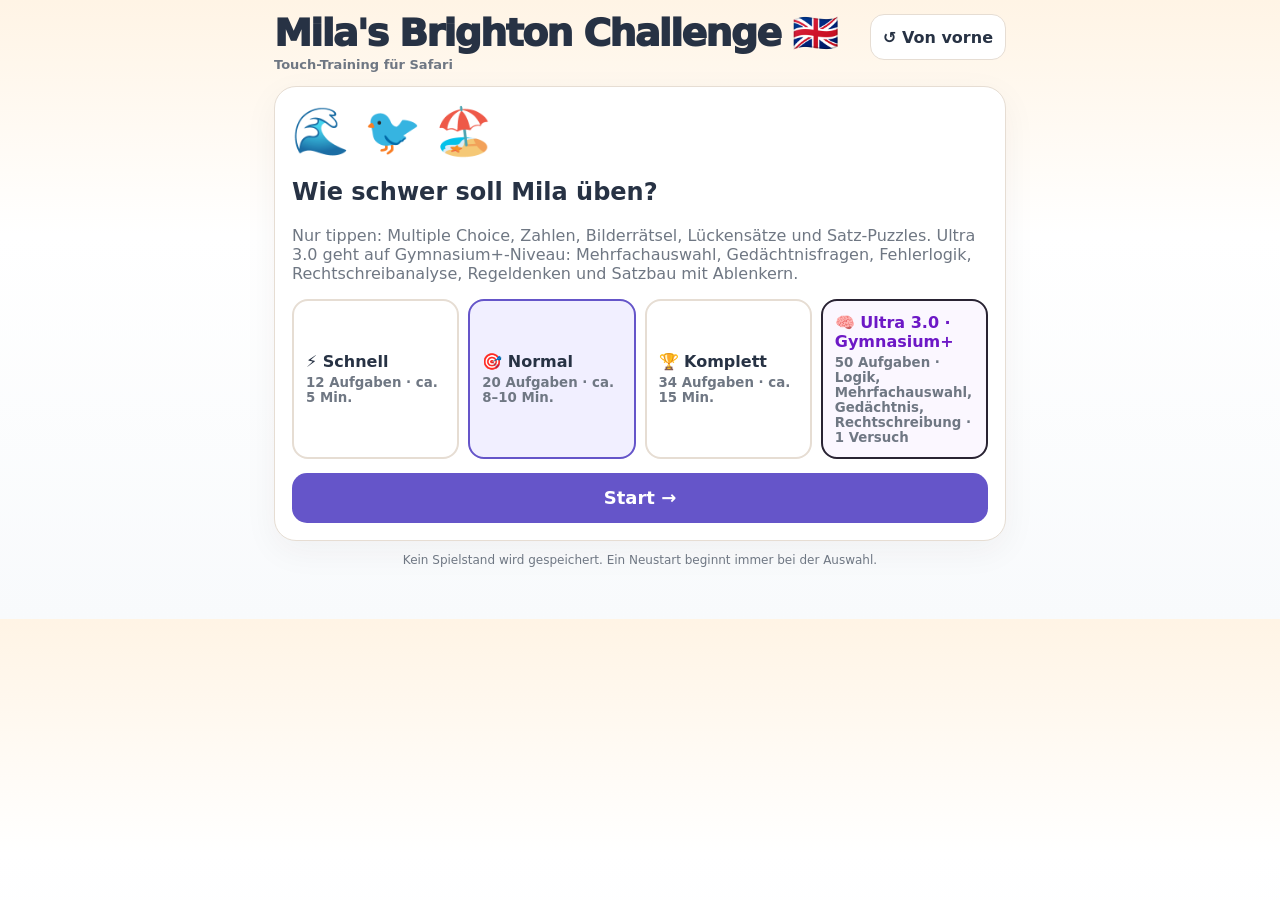
<file: mila-brighton/index.html>
<!doctype html>
<html lang="de">
<head>
<meta charset="utf-8">
<meta name="viewport" content="width=device-width,initial-scale=1,viewport-fit=cover,maximum-scale=1">
<meta name="apple-mobile-web-app-capable" content="yes">
<meta name="format-detection" content="telephone=no">
<title>Mila's Brighton Challenge</title>
<style>
:root{--a:#6555c9;--as:#f1efff;--i:#273244;--m:#6f7783;--l:#e6ddd3;--g:#177a55;--gb:#edf8f2;--r:#b94747;--rb:#fff0f0}*{box-sizing:border-box;-webkit-tap-highlight-color:transparent}body{margin:0;background:linear-gradient(#fff4e5,#fff 38%,#f8fafc);color:var(--i);font-family:-apple-system,BlinkMacSystemFont,"Segoe UI",system-ui,sans-serif}button{font:inherit;touch-action:manipulation;-webkit-appearance:none;appearance:none}.app{max-width:760px;margin:auto;padding:14px 14px 40px}.top{display:flex;justify-content:space-between;align-items:flex-start;gap:10px;margin-bottom:14px}.title{font-size:clamp(25px,7vw,38px);font-weight:950;letter-spacing:-.045em;line-height:1.02}.sub,.muted{color:var(--m)}.sub{font-size:13px;font-weight:700;margin-top:4px}.card{background:#fff;border:1px solid var(--l);border-radius:22px;padding:17px;box-shadow:0 10px 34px #4030200d}.hide{display:none!important}.reset,.soft{border:1px solid var(--l);background:#f5f1eb;color:var(--i);border-radius:14px;padding:10px 12px;min-height:46px;font-weight:850}.reset{background:#fff;white-space:nowrap}.modes{display:grid;grid-template-columns:repeat(4,1fr);gap:9px;margin-top:13px}.mode{min-height:76px;border:2px solid var(--l);border-radius:16px;background:#fff;color:var(--i);padding:12px;text-align:left;font-weight:900}.mode small{display:block;color:var(--m);font-weight:650;margin-top:4px}.mode.sel{border-color:var(--a);background:var(--as)}.mode.ultra{border-color:#292333;background:#fbf7ff}.mode.ultra.sel{border-color:#8b2cf5;background:#f3eaff}.mode.ultra b{color:#6d18c6}.primary,.choice,.word,.chip{min-height:50px;border-radius:15px;padding:11px 14px;font-weight:850}.primary{width:100%;border:0;background:var(--a);color:#fff;font-size:18px}.primary:disabled{opacity:.4}.choice{width:100%;border:2px solid var(--l);background:#fff;color:var(--i);text-align:left;font-size:17px}.choice.ok{border-color:var(--g);background:var(--gb)}.choice.selected{border-color:var(--a);background:var(--as);box-shadow:inset 0 0 0 1px var(--a)}.choice.no{border-color:var(--r);background:var(--rb)}.choice:disabled{opacity:1}.stats{display:flex;gap:7px;flex-wrap:wrap;margin-bottom:10px}.pill{border:1px solid var(--l);background:#fff;border-radius:999px;padding:7px 10px;font-weight:850}.prog{height:9px;background:#ece6df;border-radius:99px;overflow:hidden;margin-bottom:15px}.prog div{height:100%;background:var(--a);width:0}.kind{font-size:12px;color:var(--a);font-weight:950;text-transform:uppercase;letter-spacing:.08em}.q{font-size:clamp(24px,6vw,34px);font-weight:950;letter-spacing:-.035em;line-height:1.14;margin:7px 0}.answers{display:grid;gap:9px;margin-top:13px}.pic{font-size:84px;text-align:center;background:#f5f8fb;border:1px solid var(--l);border-radius:18px;padding:20px;margin:11px 0}.pic.memory{font-size:clamp(34px,10vw,58px);font-weight:950;letter-spacing:.04em;min-height:150px;display:flex;align-items:center;justify-content:center;white-space:pre-line}.feed{display:none;margin-top:12px;padding:11px 13px;border-radius:14px;font-weight:850}.feed.good{display:block;background:var(--gb);color:#116443}.feed.bad{display:block;background:var(--rb);color:#973535}.sentence{min-height:64px;border:2px dashed #cbc3b9;border-radius:15px;padding:9px;display:flex;gap:7px;flex-wrap:wrap;align-items:center;margin-top:10px}.words{display:flex;gap:7px;flex-wrap:wrap;margin-top:10px}.word{border:1px solid #d9d2ff;background:var(--as);color:var(--i)}.word.used{opacity:.32}.chip{border:1px solid var(--l);background:#fff;color:var(--i);min-height:44px;padding:8px 10px}.row{display:flex;gap:8px;flex-wrap:wrap;margin-top:10px}.row .primary{width:auto;flex:1}.result{font-size:clamp(54px,14vw,82px);font-weight:950;letter-spacing:-.06em}.weak{display:flex;gap:7px;flex-wrap:wrap}.weak button{border:1px solid var(--l);background:#fff;border-radius:999px;min-height:44px;padding:8px 11px;font-weight:800}@media(max-width:560px){.modes{grid-template-columns:1fr}.mode{min-height:66px}.card{padding:15px}.reset{font-size:14px;padding:8px 10px}}
</style>
</head>
<body>
<div class="app" id="app">
<div class="top"><div><div class="title">Mila's Brighton Challenge 🇬🇧</div><div class="sub">Touch-Training für Safari</div></div><button id="homeTop" class="reset" type="button">↺ Von vorne</button></div>

<section id="start" class="card">
<div style="font-size:46px">🌊 🐦 🏖️</div><h2>Wie schwer soll Mila üben?</h2>
<p class="muted">Nur tippen: Multiple Choice, Zahlen, Bilderrätsel, Lückensätze und Satz-Puzzles. Ultra 3.0 geht auf Gymnasium+-Niveau: Mehrfachauswahl, Gedächtnisfragen, Fehlerlogik, Rechtschreibanalyse, Regeldenken und Satzbau mit Ablenkern.</p>
<div class="modes">
<button class="mode" data-n="12" type="button">⚡ Schnell<small>12 Aufgaben · ca. 5 Min.</small></button>
<button class="mode sel" data-n="20" type="button">🎯 Normal<small>20 Aufgaben · ca. 8–10 Min.</small></button>
<button class="mode" data-n="34" type="button">🏆 Komplett<small>34 Aufgaben · ca. 15 Min.</small></button>
<button class="mode ultra" data-n="50" data-hard="1" type="button"><b>🧠 Ultra 3.0 · Gymnasium+</b><small>50 Aufgaben · Logik, Mehrfachauswahl, Gedächtnis, Rechtschreibung · 1 Versuch</small></button>
</div><button id="startBtn" class="primary" type="button" style="margin-top:14px">Start →</button>
</section>

<section id="quiz" class="hide">
<div class="stats"><span class="pill">⭐ <span id="score">0</span></span><span class="pill">🔥 <span id="streak">0</span></span><span class="pill"><span id="pos">1</span>/<span id="total">20</span></span></div>
<div class="prog"><div id="prog"></div></div>
<div class="card"><div id="kind" class="kind"></div><div id="q" class="q"></div><div id="pic" class="pic hide"></div><div id="answers" class="answers"></div>
<div id="multiBar" class="row hide"><span id="multiHint" class="muted" style="flex:1;align-self:center"></span><button id="checkMulti" class="primary" type="button">Auswahl prüfen ✓</button></div>
<div id="builder" class="hide"><div id="sentence" class="sentence"><span class="muted">Tippe unten auf die Wörter.</span></div><div id="words" class="words"></div><div class="row"><button id="clear" class="soft" type="button">↩ Zurück</button><button id="check" class="primary" type="button">Satz prüfen ✓</button></div></div>
<div id="feed" class="feed" aria-live="polite"></div><button id="next" class="primary" type="button" style="margin-top:12px" disabled>Weiter →</button></div>
</section>

<section id="done" class="card hide">
<div style="font-size:54px">🎉</div><h2>Geschafft!</h2><div class="result"><span id="pct">0</span>%</div><p id="resultText" class="muted"></p><span class="pill">⭐ <span id="final">0</span> Punkte</span>
<h3>Noch einmal anschauen</h3><div id="weak" class="weak"></div>
<button id="retry" class="primary" type="button" style="margin-top:16px">🔁 Fehler-Runde</button><button id="homeBottom" class="soft" type="button" style="width:100%;margin-top:8px">↺ Ganz von vorne</button>
</section>
<p class="muted" style="text-align:center;font-size:12px">Kein Spielstand wird gespeichert. Ein Neustart beginnt immer bei der Auswahl.</p>
</div>
<script>
(function(){
"use strict";
var A=document.getElementById("app"),n=20,ultra=false,qs=[],ix=0,sc=0,st=0,first=true,bad=[],cur=null;
var V=[
["Welcome","Willkommen","Wörter"],["Welcome to Brighton.","Willkommen in Brighton.","Sätze"],["My name is Alice.","Ich heiße Alice.","Sätze"],["I'm from Brighton.","Ich bin aus Brighton.","Sätze"],["I am from Brighton.","Ich komme aus Brighton.","Sätze"],["I'm eleven years old.","Ich bin elf Jahre alt.","Sätze"],
["one","eins","Zahlen"],["two","zwei","Zahlen"],["three","drei","Zahlen"],["four","vier","Zahlen"],["five","fünf","Zahlen"],["six","sechs","Zahlen"],["seven","sieben","Zahlen"],["eight","acht","Zahlen"],["nine","neun","Zahlen"],["ten","zehn","Zahlen"],["eleven","elf","Zahlen"],["twelve","zwölf","Zahlen"],
["a city, cities","eine Stadt, Städte","Orte"],["in England","in England","Orte"],["my friend","mein Freund / meine Freundin","Menschen"],["too","auch","Wörter"],["by the sea","am Meer","Orte"],["the","der / die / das","Wörter"],["sea","das Meer","Orte"],["boy","der Junge","Menschen"],["girl","das Mädchen","Menschen"],["beach","der Strand","Orte"],["seagull","die Möwe","Natur"],["sky","der Himmel","Natur"],["stone","der Stein","Natur"],["(to) see","sehen / besuchen","Verben"],["(to) like","mögen","Verben"],["picture","das Bild","Wörter"],["(to) think","denken / glauben / meinen","Verben"],["nice","schön / nett","Wörter"],["I like the picture.","Ich mag das Bild.","Sätze"],["I think Scout is nice.","Ich finde / denke, Scout ist nett.","Sätze"]
].map(function(x){return{en:x[0],de:x[1],cat:x[2]};});
var B=[["Welcome","to","Brighton."],["My","name","is","Alice."],["I'm","from","Brighton."],["I","am","from","Brighton."],["I'm","eleven","years","old."],["I","like","the","picture."],["I","think","Scout","is","nice."]];
var P=[["sea","🌊"],["beach","🏖️"],["seagull","🐦"],["sky","🌤️"],["stone","🪨"],["boy","👦"],["girl","👧"],["picture","🖼️"],["a city, cities","🏙️"]];
function $(id){return document.getElementById(id)}function sh(a){a=a.slice();for(var i=a.length-1;i>0;i--){var j=Math.floor(Math.random()*(i+1)),t=a[i];a[i]=a[j];a[j]=t}return a}function pick(a,k){return sh(a).slice(0,k)}function norm(s){return String(s).replace(/[.?!]/g,"").replace(/\s+/g," ").trim().toLowerCase()}function show(id){$(id).classList.remove("hide")}function hide(id){$(id).classList.add("hide")}
function vfind(x){for(var i=0;i<V.length;i++)if(V[i].en===x)return V[i];return null}
function opts(ans,field,cat){var a=V.filter(function(v){return v[field]!==ans&&(v.cat===cat||cat==="Sätze")}).map(function(v){return v[field]});a=pick(a,3);while(a.length<3)a.push(["beach","seven","nice"][a.length]);a.push(ans);return sh(a)}
function pool(){var p=[];V.forEach(function(v){p.push({t:"mc",q:'Was bedeutet „'+v.en+'“?',a:v.de,o:opts(v.de,"de",v.cat),k:v.en});p.push({t:"mc",q:'Wie heißt „'+v.de+'“ auf Englisch?',a:v.en,o:opts(v.en,"en",v.cat),k:v.en})});P.forEach(function(x){var v=vfind(x[0]);p.push({t:"pic",q:"Was siehst du?",a:v.en,o:opts(v.en,"en",v.cat),k:v.en,e:x[1]})});B.forEach(function(w){p.push({t:"build",q:"Baue den englischen Satz.",a:w.join(" "),w:w,k:w.join(" ")})});p.push({t:"mc",q:"I ___ the picture.",a:"like",o:sh(["like","sea","eleven","girl"]),k:"(to) like"});p.push({t:"mc",q:"I ___ Scout is nice.",a:"think",o:sh(["think","beach","picture","seven"]),k:"(to) think"});p.push({t:"mc",q:"Welches englische Wort ist KEINE Zahl?",a:"sky",o:sh(["five","seven","sky","twelve"]),k:"sky"});p.push({t:"mc",q:"Welches Wort bezeichnet KEINEN Menschen?",a:"stone",o:sh(["boy","girl","my friend","stone"]),k:"stone"});return p}
function ultraPool(){
var out=[];
function mc(g,label,q,a,o,k,why){out.push({t:"mc",g:g,label:label,q:q,a:a,o:sh(o),k:k,why:why||("Richtig: "+a)})}
function multi(g,label,q,a,o,k,why){out.push({t:"multi",g:g,label:label,q:q,a:a,o:sh(o),k:k,why:why||("Richtig: "+a.join(" · "))})}
function mem(target,opts,k){out.push({t:"memory",g:"memory",label:"🧠 BLITZGEDÄCHTNIS",q:"Merke dir die exakte Schreibweise.",target:target,a:target,o:sh(opts),k:k,why:"Gesehen hast du: "+target})}

/* A. Metasprachliche Fehlerlogik */
[
["Wie viele Fehler stecken in „I thnik Scout is ncie.“?","2",["0","1","2","3","4"],"I think Scout is nice.","think + nice"],
["Wie viele Fehler stecken in „Welcom too Brigthon.“?","3",["1","2","3","4","5"],"Welcome to Brighton.","Welcome / to / Brighton"],
["Wie viele Fehler stecken in „My naem are Alice.“?","2",["0","1","2","3","4"],"My name is Alice.","name + is"],
["Wie viele Fehler stecken in „I'm elevn year old.“?","2",["0","1","2","3","4"],"I'm eleven years old.","eleven + years"],
["Wie viele Fehler stecken in „I lkie teh pictuer.“?","3",["1","2","3","4","5"],"I like the picture.","like + the + picture"],
["Wie viele Fehler stecken in „I am form Brighten.“?","2",["0","1","2","3","4"],"I am from Brighton.","from + Brighton"],
["Welche Zeile enthält GENAU einen Rechtschreibfehler?","beach · seagul · stone",["beach · seagul · stone","eigth · twleve · eleven","pictuer · thnik · ncie","friend · cities · picture","Brigthon · Engalnd · Welcom"],"seagull","Nur „seagul“ ist falsch."],
["Welche Zeile enthält GENAU zwei Fehler?","eigth · twelve · freind",["eigth · twelve · freind","eight · twelve · friend","eigth · twleve · freind","picture · citys · seagul","beach · sky · stone"],"eight","eigth und freind sind falsch."],
["Welche Zeile enthält KEINEN Fehler?","friend · picture · twelve",["friend · picture · twelve","freind · picture · twelve","friend · pictuer · twelve","friend · picture · twleve","frend · pictrue · twelwe"],"picture","Alle drei Wörter sind korrekt."],
["Welcher Fehler ist KEIN reiner Buchstabendreher?","seagul → seagull",["freind → friend","eigth → eight","pictuer → picture","thnik → think","seagul → seagull"],"seagull","Bei seagul fehlt ein l; die anderen können durch Vertauschen benachbarter Buchstaben erklärt werden."]
].forEach(function(x){mc("logic","🧩 FEHLERLOGIK",x[0],x[1],x[2],x[3],x[4])});

/* B. Mehrfachauswahl – mehrere Antworten sind richtig */
multi("multi","☑️ MEHRFACHAUSWAHL","Wähle ALLE korrekt geschriebenen Wörter.",["friend","picture","twelve"],["friend","freind","picture","pictuer","twelve","twleve"],"picture","Korrekt sind friend, picture und twelve.");
multi("multi","☑️ MEHRFACHAUSWAHL","Wähle ALLE falsch geschriebenen Wörter.",["eigth","Brigthon","ncie"],["eight","eigth","Brighton","Brigthon","nice","ncie"],"eight","Falsch sind eigth, Brigthon und ncie.");
multi("multi","☑️ MEHRFACHAUSWAHL","Welche Sätze sind komplett korrekt?",["My name is Alice.","I like the picture."],["My name is Alice.","My naem is Alice.","I like the picture.","I lkie the picture.","I'm eleven year old."],"My name is Alice.","Genau zwei Sätze sind vollständig korrekt.");
multi("multi","☑️ MEHRFACHAUSWAHL","Wähle ALLE Wörter, die Personen bezeichnen.",["boy","girl","my friend"],["boy","girl","my friend","picture","city","seagull"],"boy","boy, girl und my friend bezeichnen Menschen.");
multi("multi","☑️ MEHRFACHAUSWAHL","Wähle ALLE Verben.",["(to) see","(to) like","(to) think"],["(to) see","(to) like","(to) think","nice","picture","too"],"(to) think","Die drei Einträge mit (to) sind hier Verben.");
multi("multi","☑️ MEHRFACHAUSWAHL","Welche Wörter passen zum Themenfeld Meer/Küste?",["sea","beach","seagull"],["sea","beach","seagull","city","picture","eleven"],"sea","sea, beach und seagull gehören direkt dazu.");
multi("multi","☑️ MEHRFACHAUSWAHL","Welche Varianten enthalten GENAU einen Fehler?",["I thnik Scout is nice.","I like teh picture."],["I thnik Scout is nice.","I think Scout is ncie and thnik.","I like teh picture.","Welcom too Brighton.","My name is Alice."],"I think Scout is nice.","Die beiden gewählten Sätze enthalten jeweils genau einen Fehler.");
multi("multi","☑️ MEHRFACHAUSWAHL","Welche Paare sind vollständig korrekt geschrieben?",["beach + seagull","eight + eleven"],["beach + seagull","beech + seagull","eight + eleven","eigth + eleven","picture + twleve"],"beach","Nur zwei Paare enthalten keinerlei Schreibfehler.");
multi("multi","☑️ MEHRFACHAUSWAHL","Welche Übersetzungen sind korrekt?",["sea → das Meer","beach → der Strand","too → auch"],["sea → das Meer","sea → der Strand","beach → der Strand","too → zwei","too → auch"],"sea","Drei Zuordnungen stimmen.");
multi("multi","☑️ MEHRFACHAUSWAHL","Welche Formen unterscheiden sich nur durch einen einzigen zusätzlichen/fehlenden Buchstaben?",["seagul / seagull","welcom / welcome"],["seagul / seagull","welcom / welcome","freind / friend","eigth / eight","pictuer / picture"],"seagull","Bei seagul/seagull und welcom/welcome fehlt jeweils genau ein Buchstabe.");

/* C. Orthographische Analyse statt bloß Erkennen */
[
["Welches Wort entsteht aus „freind“, wenn NUR zwei benachbarte Buchstaben vertauscht werden?","friend",["friend","find","fried","freind","frend"],"my friend","ie muss zu ie in der richtigen Reihenfolge friend werden."],
["Welches Wort entsteht aus „eigth“ durch Vertauschen zweier benachbarter Buchstaben?","eight",["eight","eighth","eightt","eigt","eigth"],"eight","g und h stehen in eigth vertauscht."],
["Welches Wort entsteht aus „pictuer“ durch EIN Vertauschen benachbarter Buchstaben?","picture",["picture","pictur","pictures","pictuer","pictrue"],"picture","Am Ende muss ...ture stehen."],
["Welche Korrektur verändert die WENIGSTEN Buchstaben?","seagul → seagull",["seagul → seagull","ncie → nice","Brighten → Brighton","citys → cities","frend → friend"],"seagull","Es wird nur ein l ergänzt."],
["Welche Form zeigt die richtige Mehrzahl?","city → cities",["city → citys","city → cities","city → cityes","city → citis","city → citties"],"a city, cities","Bei city wird y zu ies."],
["Welche Option enthält zwei verschiedene Fehlerarten: Rechtschreibung UND falsches Wort?","Welcom too Brighton.",["Welcom too Brighton.","Welcome to Brighton.","I lkie the picture.","My naem is Alice.","I'm elevn years old."],"Welcome to Brighton.","Welcom ist falsch geschrieben; too ist zudem das falsche Wort im Satz."],
["Welche Option ist orthografisch korrekt, aber in diesem Satz semantisch/funktional falsch?","Welcome too Brighton.",["Welcome too Brighton.","Welcom to Brighton.","Welcome to Brigthon.","Welcone to Brighton.","Welcome to Brighton."],"too","too ist ein echtes korrekt geschriebenes Wort, aber hier braucht man to."],
["Welches Paar besteht aus zwei korrekt geschriebenen Wörtern, die leicht verwechselt werden können?","two / too",["two / too","eigth / eight","freind / friend","pictuer / picture","ncie / nice"],"too","two und too sind beide korrekt, bedeuten aber etwas anderes."],
["Welches bekannte Wort unterscheidet sich von „sea“ nur durch einen Buchstaben und ist ebenfalls ein Vokabelwort?","see",["see","se","seat","say","sky"],"(to) see","sea = Meer, see = sehen."],
["Welche Korrektur braucht sowohl Buchstabenänderung als auch Bedeutungsprüfung?","too → to in „Welcome too Brighton.“",["too → to in „Welcome too Brighton.“","eigth → eight","freind → friend","pictuer → picture","ncie → nice"],"too","Hier ist too korrekt geschrieben, aber das falsche Wort."]
].forEach(function(x){mc("analysis","🔬 SPRACHANALYSE",x[0],x[1],x[2],x[3],x[4])});

/* D. Logische Bedingungen / Schnittmengen */
[
["Gesucht ist ein Wort, das korrekt geschrieben ist, etwas am Meer bezeichnet und mit b beginnt.","beach",["beach","beech","sea","boy","Brighton"],"beach","beach erfüllt alle drei Bedingungen."],
["Gesucht ist ein korrektes Wort: Person, vier Buchstaben, beginnt mit g.","girl",["girl","gril","boy","city","nice"],"girl","girl ist Person + 4 Buchstaben + g."],
["Gesucht ist ein korrektes Wort: Zahl, endet auf -ven, größer als 10.","eleven",["seven","eleven","twelve","elven","even"],"eleven","eleven ist 11 und endet auf -ven."],
["Gesucht ist ein korrektes Wort: Verb, beginnt mit th-, bedeutet denken.","think",["think","thnik","the","three","too"],"(to) think","think erfüllt alle Bedingungen."],
["Gesucht ist ein korrektes Wort: Ort, Mehrzahl endet auf -ies.","cities",["cities","citys","beaches","city","citis"],"a city, cities","cities ist die gelernte Mehrzahl."],
["Welche Option erfüllt BEIDE Bedingungen: korrekt geschrieben UND richtige Bedeutung?","picture → das Bild",["picture → das Bild","pictuer → das Bild","picture → der Strand","pictrue → das Bild","picture → denken"],"picture","Nur eine Option stimmt in Schreibweise und Bedeutung."],
["Welche Option erfüllt drei Bedingungen: korrekter Satz, nennt ein Alter, enthält eine Zahl als Wort?","I'm eleven years old.",["I'm eleven years old.","I'm from Brighton.","My name is Alice.","I like the picture.","I'm elevn years old."],"I'm eleven years old.","Nur dieser Satz erfüllt alle drei Bedingungen."],
["Welche Option ist korrekt geschrieben, aber KEIN Substantiv/Name/Person/Ort?", "nice",["picture","girl","Brighton","city","nice"],"nice","nice ist hier ein Adjektiv."],
["Welche Zeile enthält genau zwei Zahlenwörter und ein Nicht-Zahlenwort?","eight · eleven · beach",["eight · eleven · beach","eight · twelve · eleven","beach · sea · stone","eigth · eleven · beach","two · too · ten"],"eight","eight und eleven sind Zahlen; beach nicht."],
["Welche Zeile enthält zwei echte englische Wörter, die fast gleich klingen/aussehen, aber unterschiedliche Bedeutungen haben?","two · too",["two · too","eigth · eight","freind · friend","ncie · nice","pictuer · picture"],"too","two und too sind beide echte, korrekt geschriebene Wörter."]
].forEach(function(x){mc("constraints","🧠 BEDINGUNGSLOGIK",x[0],x[1],x[2],x[3],x[4])});

/* E. Blitzgedächtnis */
mem("picture",["picture","pictuer","pictrue","piture","picturre"],"picture");
mem("seagull",["seagull","seagul","seagall","seeglul","seegull"],"seagull");
mem("Brighton",["Brighton","Brigthon","Brighten","Brighon","Brigthton"],"Welcome to Brighton.");
mem("twelve",["twelve","twleve","twelwe","tweleve","twelv"],"twelve");
mem("eleven",["eleven","elven","eleveen","elevan","eleeven"],"eleven");
mem("friend",["friend","freind","frend","firend","friand"],"my friend");
mem("cities",["cities","citys","citis","cietes","citiies"],"a city, cities");
mem("think",["think","thnik","tihnk","thinc","thinkk"],"(to) think");
mem("Welcome",["Welcome","Welcom","Wellcome","Welcone","Wlecome"],"Welcome");
mem("England",["England","Engalnd","Englnad","Englend","Englad"],"in England");

/* F. Reihenfolge / Satzbau mit falschen Kacheln */
[
{label:"🔢 REIHENFOLGE",q:"Ordne die Zahlen von KLEIN nach GROSS. Nicht alle Kacheln gehören hinein.",a:"eight nine ten eleven twelve",w:["eight","nine","ten","eleven","twelve","eigth","twleve"] ,k:"eight"},
{label:"🔢 REIHENFOLGE",q:"Ordne diese vier Zahlen von GROSS nach KLEIN.",a:"twelve eleven ten nine",w:["twelve","eleven","ten","nine","eight","twleve"],k:"twelve"},
{label:"🧱 SATZLOGIK",q:"Baue den korrekten Satz. Drei Kacheln sind Ablenker.",a:"Welcome to Brighton.",w:["Welcome","to","Brighton.","Welcom","too","Brigthon."],k:"Welcome to Brighton."},
{label:"🧱 SATZLOGIK",q:"Baue den korrekten Satz. Drei Kacheln sind Ablenker.",a:"I'm eleven years old.",w:["I'm","eleven","years","old.","elevn","year","olds."],k:"I'm eleven years old."},
{label:"🧱 SATZLOGIK",q:"Baue den korrekten Satz. Drei Kacheln sind Ablenker.",a:"I like the picture.",w:["I","like","the","picture.","lkie","teh","pictuer."],k:"I like the picture."},
{label:"🧱 SATZLOGIK",q:"Baue den korrekten Satz. Drei Kacheln sind Ablenker.",a:"I think Scout is nice.",w:["I","think","Scout","is","nice.","thnik","are","ncie."],k:"I think Scout is nice."}
].forEach(function(x){out.push({t:"build",g:"build",label:x.label,q:x.q,a:x.a,w:x.w,k:x.k,why:"Richtig: "+x.a})});

return out
}

function make(k){
if(ultra){
  var hp=ultraPool(), quota={logic:7,multi:8,analysis:8,constraints:8,memory:9,build:10},o=[];
  Object.keys(quota).forEach(function(g){o=o.concat(pick(hp.filter(function(x){return x.g===g}),quota[g]))});
  if(o.length<k){var rest=hp.filter(function(x){return o.indexOf(x)<0});o=o.concat(pick(rest,k-o.length))}
  return sh(o).slice(0,k)
}
var p=pool(),o=pick(p.filter(function(x){return x.t==="pic"}),Math.min(4,Math.floor(k/5))).concat(pick(p.filter(function(x){return x.t==="build"}),Math.min(4,Math.floor(k/6))));var rest=p.filter(function(x){return o.indexOf(x)<0});return sh(o.concat(pick(rest,k-o.length))).slice(0,k)
}
function home(){qs=[];ix=0;sc=0;st=0;first=true;bad=[];cur=null;ultra=false;n=20;Array.prototype.forEach.call(document.querySelectorAll(".mode"),function(x){x.classList.remove("sel")});var def=document.querySelector(".mode[data-n=\"20\"]");if(def)def.classList.add("sel");hide("quiz");hide("done");show("start");$("score").textContent="0";$("streak").textContent="0";$("prog").style.width="0%";window.scrollTo(0,0)}
function start(list){qs=list||make(n);ix=0;sc=0;st=0;bad=[];hide("start");hide("done");show("quiz");$("total").textContent=qs.length;render();window.scrollTo(0,0)}
function feed(c,t){$("feed").className="feed "+c;$("feed").textContent=t}function clearFeed(){$("feed").className="feed";$("feed").textContent=""}
function render(){
cur=qs[ix];first=true;$("score").textContent=sc;$("streak").textContent=st;$("pos").textContent=ix+1;$("prog").style.width=(ix/qs.length*100)+"%";
$("q").textContent=cur.q;$("answers").innerHTML="";hide("pic");hide("builder");hide("multiBar");$("pic").className="pic hide";clearFeed();$("next").disabled=true;$("check").disabled=false;$("clear").disabled=false;
$("kind").textContent=ultra?((cur.label||"🧠 ULTRA 3.0")+" · 1 VERSUCH"):(cur.t==="build"?"Satz-Puzzle":cur.t==="pic"?"Bilderrätsel":"Multiple Choice");
if(cur.t==="pic"){$("pic").textContent=cur.e;show("pic")}
if(cur.t==="build"){builder();return}
if(cur.t==="memory"){
  var token=cur;
  $("pic").className="pic memory";
  $("pic").textContent="MERKE DIR:\n"+cur.target;
  show("pic");
  $("answers").innerHTML="";
  window.setTimeout(function(){
    if(cur!==token||$("quiz").classList.contains("hide"))return;
    hide("pic");$("q").textContent="Welche exakte Schreibweise hast du gerade gesehen?";
    token.o.forEach(function(x){var b=document.createElement("button");b.type="button";b.className="choice";b.textContent=x;b.setAttribute("data-a",x);$("answers").appendChild(b)})
  },1800);
  return
}
if(cur.t==="multi"){
  $("multiHint").textContent="Wähle genau "+cur.a.length+" Antwort"+(cur.a.length===1?"":"en")+".";
  show("multiBar");
  cur.o.forEach(function(x){var b=document.createElement("button");b.type="button";b.className="choice multiOption";b.textContent=x;b.setAttribute("data-a",x);$("answers").appendChild(b)});
  return
}
cur.o.forEach(function(x){var b=document.createElement("button");b.type="button";b.className="choice";b.textContent=x;b.setAttribute("data-a",x);$("answers").appendChild(b)})
}
function answer(b,x){if(!$("next").disabled)return;if(x===cur.a){b.classList.add("ok");Array.prototype.forEach.call($("answers").children,function(z){z.disabled=true});var pts=first?10:5;sc+=pts;if(first)st++;$("score").textContent=sc;$("streak").textContent=st;feed("good","✅ Richtig! +"+pts+" Punkte");$("next").disabled=false}else{b.classList.add("no");bad.push(cur.k);st=0;first=false;$("streak").textContent="0";if(ultra){Array.prototype.forEach.call($("answers").children,function(z){z.disabled=true;if(z.getAttribute("data-a")===cur.a)z.classList.add("ok")});feed("bad","❌ Ein Versuch. Richtig wäre: "+cur.a+(cur.why?" · "+cur.why:""));$("next").disabled=false}else{b.disabled=true;feed("bad","Fast – probier noch einmal.")}}}
function checkMulti(){
var bs=$("answers").getElementsByTagName("button"),sel=[],i;
for(i=0;i<bs.length;i++)if(bs[i].classList.contains("selected"))sel.push(bs[i].getAttribute("data-a"));
if(sel.length!==cur.a.length){feed("bad","Wähle genau "+cur.a.length+" Antwort"+(cur.a.length===1?"":"en")+" aus.");return}
var correct=sel.length===cur.a.length&&sel.every(function(x){return cur.a.indexOf(x)>=0});
for(i=0;i<bs.length;i++){var v=bs[i].getAttribute("data-a");bs[i].disabled=true;if(cur.a.indexOf(v)>=0)bs[i].classList.add("ok");else if(bs[i].classList.contains("selected"))bs[i].classList.add("no")}
hide("multiBar");
if(correct){sc+=12;st++;$("score").textContent=sc;$("streak").textContent=st;feed("good","✅ Alle richtig! +12 Punkte")}
else{bad.push(cur.k);st=0;$("streak").textContent="0";feed("bad","❌ Ein Versuch. "+(cur.why||("Richtig: "+cur.a.join(" · "))))}
$("next").disabled=false
}
function builder(){show("builder");$("sentence").innerHTML='<span class="muted">Tippe unten auf die Wörter.</span>';$("words").innerHTML="";sh(cur.w).forEach(function(x,i){var b=document.createElement("button");b.type="button";b.className="word";b.textContent=x;b.setAttribute("data-w",x);b.setAttribute("data-i",i);$("words").appendChild(b)})}
function addWord(b){if(b.classList.contains("used"))return;if($("sentence").querySelector(".muted"))$("sentence").innerHTML="";var c=document.createElement("button");c.type="button";c.className="chip";c.textContent=b.getAttribute("data-w");c.setAttribute("data-i",b.getAttribute("data-i"));$("sentence").appendChild(c);b.classList.add("used")}
function removeChip(c){var i=parseInt(c.getAttribute("data-i"),10),w=$("words").getElementsByTagName("button");if(w[i])w[i].classList.remove("used");c.parentNode.removeChild(c);if(!$("sentence").getElementsByTagName("button").length)$("sentence").innerHTML='<span class="muted">Tippe unten auf die Wörter.</span>'}
function check(){var ch=$("sentence").getElementsByTagName("button"),a=[],i;for(i=0;i<ch.length;i++)a.push(ch[i].textContent);var s=a.join(" ");if(!s){feed("bad","Tippe zuerst auf die Wörter.");return}if(norm(s)===norm(cur.a)){var pts=first?12:6;sc+=pts;if(first)st++;$("score").textContent=sc;$("streak").textContent=st;feed("good","✅ Perfekt gebaut! +"+pts+" Punkte");$("next").disabled=false;$("check").disabled=true;$("clear").disabled=true}else{bad.push(cur.k);st=0;first=false;$("streak").textContent="0";if(ultra){feed("bad","❌ Ein Versuch. "+(cur.why||("Richtig wäre: "+cur.a)));$("next").disabled=false;$("check").disabled=true;$("clear").disabled=true}else{feed("bad","Noch nicht ganz. Tippe auf Wörter im Satz, um sie zurückzulegen.")}}}
function next(){ix++;if(ix>=qs.length)finish();else{render();window.scrollTo(0,0)}}
function finish(){hide("quiz");show("done");var max=qs.reduce(function(s,q){return s+((q.t==="build"||q.t==="multi")?12:10)},0),p=Math.max(0,Math.min(100,Math.round(sc/max*100)));$("pct").textContent=p;$("final").textContent=sc;$("resultText").textContent=ultra?(p>=90?"🧠 Ultra 3.0 gemeistert – Gymnasium+, Rechtschreibanalyse und Logik sitzen extrem sicher!":p>=70?"Sehr stark für Ultra 3.0. Mehrfachauswahl, Gedächtnis und Fehlerlogik waren absichtlich anspruchsvoll.":"Ultra 3.0 ist absichtlich auf Gymnasium+-Niveau: mehrere Bedingungen gleichzeitig, Gedächtnis, Rechtschreibanalyse und Logik. Die Fehler-Runde macht daraus Lernstoff."):(p>=90?"Superstark! Vieles sitzt schon sehr sicher.":p>=70?"Richtig gute Runde. Ein paar Wörter lohnen sich noch einmal.":"Die Fehler-Runde trainiert jetzt genau die schwierigen Wörter.");$("weak").innerHTML="";var w=[];bad.forEach(function(x){if(w.indexOf(x)<0)w.push(x)});w=w.slice(0,12);if(!w.length){$("weak").innerHTML="<b>Keine Fehler – wow! 🎉</b>";$("retry").textContent="🎲 Bonus-Runde"}else{$("retry").textContent="🔁 Fehler-Runde";w.forEach(function(x){var v=vfind(x),b=document.createElement("button");b.type="button";b.textContent=x;b.setAttribute("data-k",x);b.setAttribute("data-d",v?v.de:"");b.setAttribute("data-open","0");$("weak").appendChild(b)})}window.scrollTo(0,0)}
function retry(){ultra=false;var w=[];bad.forEach(function(x){if(w.indexOf(x)<0)w.push(x)});var p=pool().filter(function(q){return w.indexOf(q.k)>=0});if(p.length<8)p=p.concat(pick(pool(),8-p.length));start(sh(p).slice(0,12))}
A.addEventListener("click",function(e){var b=e.target;while(b&&b!==A&&b.tagName!=="BUTTON")b=b.parentNode;if(!b||b===A||b.tagName!=="BUTTON")return;if(b.classList.contains("mode")){Array.prototype.forEach.call(document.querySelectorAll(".mode"),function(x){x.classList.remove("sel")});b.classList.add("sel");n=parseInt(b.getAttribute("data-n"),10)||20;ultra=b.getAttribute("data-hard")==="1";return}if(b.id==="startBtn"){start();return}if(b.id==="homeTop"||b.id==="homeBottom"){home();return}if(b.classList.contains("multiOption")){if(!$("next").disabled)return;b.classList.toggle("selected");return}if(b.id==="checkMulti"){checkMulti();return}if(b.classList.contains("choice")){answer(b,b.getAttribute("data-a"));return}if(b.id==="next"&&!b.disabled){next();return}if(b.classList.contains("word")){addWord(b);return}if(b.classList.contains("chip")){removeChip(b);return}if(b.id==="clear"){builder();clearFeed();return}if(b.id==="check"){check();return}if(b.id==="retry"){retry();return}if(b.hasAttribute("data-k")){var o=b.getAttribute("data-open")==="1",en=b.getAttribute("data-k"),de=b.getAttribute("data-d");b.textContent=o?en:en+" → "+de;b.setAttribute("data-open",o?"0":"1")}},false);
home();
})();
</script>
</body></html>
</file>
